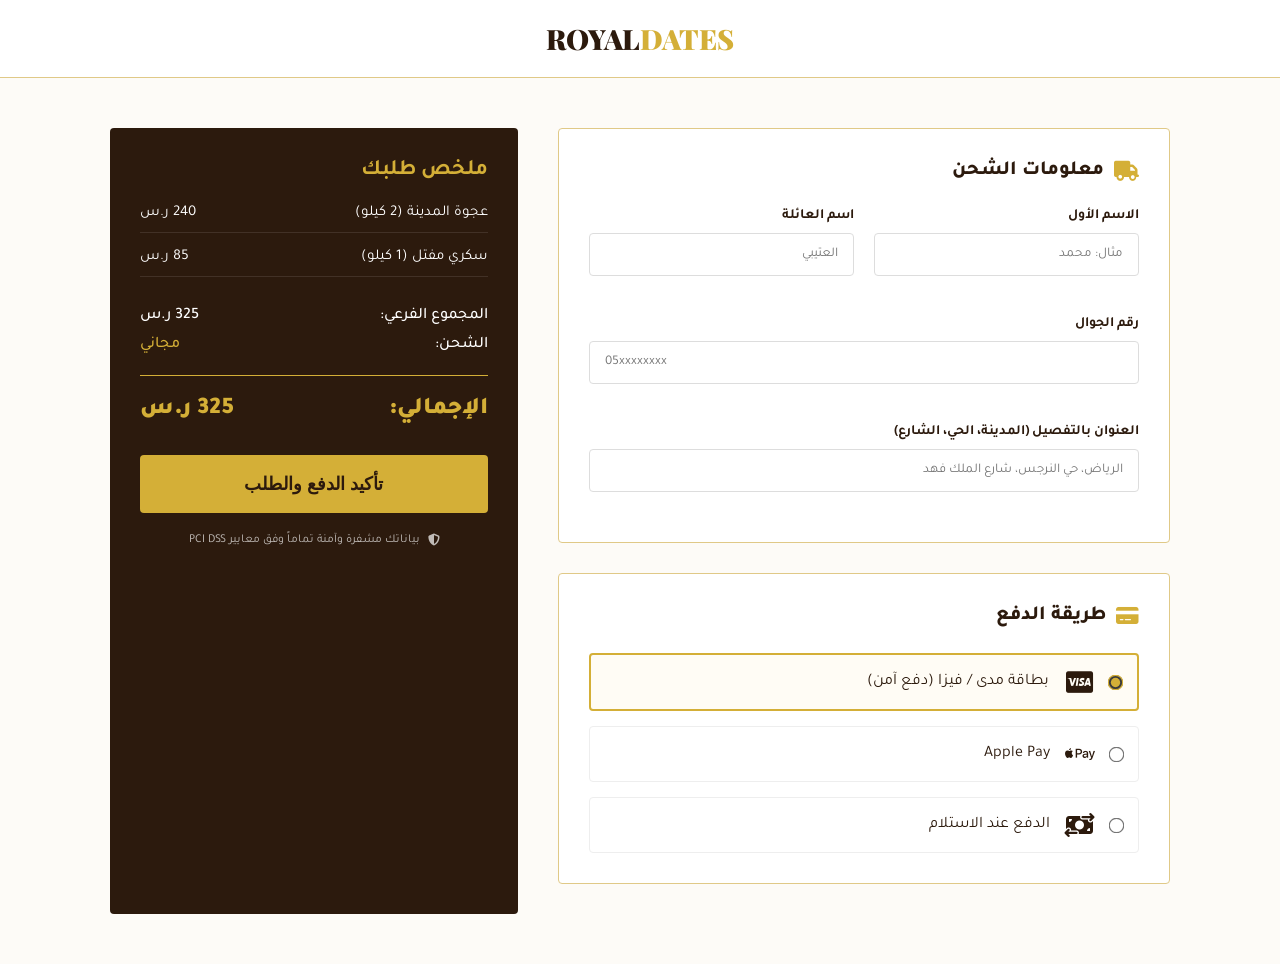
<file: checkout.html>
<!DOCTYPE html>
<html lang="ar" dir="rtl">
<head>
    <meta charset="UTF-8">
    <meta name="viewport" content="width=device-width, initial-scale=1.0">
    <title>إتمام الشراء | تمور النخبة</title>
    
    <link href="https://fonts.googleapis.com/css2?family=Tajawal:wght@300;400;500;700;900&family=Playfair+Display:wght@700;900&display=swap" rel="stylesheet">
    <link rel="stylesheet" href="https://cdnjs.cloudflare.com/ajax/libs/font-awesome/6.4.0/css/all.min.css">
    
    <style>
        :root {
            --royal-brown: #2C1A0D;
            --royal-gold: #D4AF37;
            --soft-white: #FDFBF7;
            --border-gold: #E0C987;
            --error: #dc3545;
            --transition: all 0.3s ease;
        }

        * { margin: 0; padding: 0; box-sizing: border-box; }
        body { 
            font-family: 'Tajawal', sans-serif; 
            background-color: var(--soft-white); 
            color: var(--royal-brown);
            direction: rtl;
        }

        /* الهيدر المبسط (لتقليل التشتيت أثناء الدفع) */
        header {
            padding: 20px 5%;
            background: white;
            border-bottom: 1px solid var(--border-gold);
            display: flex;
            justify-content: center;
            align-items: center;
        }
        .logo { font-family: 'Playfair Display', serif; font-size: 28px; font-weight: 900; text-decoration: none; color: var(--royal-brown); }
        .logo span { color: var(--royal-gold); }

        .checkout-container {
            max-width: 1100px;
            margin: 50px auto;
            padding: 0 20px;
            display: grid;
            grid-template-columns: 1.5fr 1fr;
            gap: 40px;
        }

        .section-box {
            background: white;
            border: 1px solid var(--border-gold);
            padding: 30px;
            margin-bottom: 30px;
            border-radius: 4px;
        }

        .section-title {
            font-size: 20px;
            font-weight: 800;
            margin-bottom: 25px;
            display: flex;
            align-items: center;
            gap: 10px;
            color: var(--royal-brown);
        }

        .section-title i { color: var(--royal-gold); }

        /* تنسيق المدخلات (Inputs) */
        .form-grid { display: grid; grid-template-columns: 1fr 1fr; gap: 20px; }
        .full-width { grid-column: span 2; }

        .input-group { margin-bottom: 20px; }
        .input-group label { display: block; font-weight: 700; font-size: 14px; margin-bottom: 8px; }
        .input-box {
            width: 100%;
            padding: 12px 15px;
            border: 1px solid #ddd;
            border-radius: 4px;
            font-family: 'Tajawal';
            transition: var(--transition);
        }
        .input-box:focus { border-color: var(--royal-gold); outline: none; box-shadow: 0 0 5px rgba(212, 175, 55, 0.2); }

        /* خيارات الدفع */
        .payment-methods { display: flex; flex-direction: column; gap: 15px; }
        .method-card {
            border: 1px solid #eee;
            padding: 15px;
            display: flex;
            align-items: center;
            gap: 15px;
            cursor: pointer;
            transition: var(--transition);
            border-radius: 4px;
        }
        .method-card:hover { border-color: var(--royal-gold); background: #fffcf5; }
        .method-card.active { border: 2px solid var(--royal-gold); background: #fffcf5; }
        .method-card input { transform: scale(1.2); accent-color: var(--royal-gold); }
        .method-card i { font-size: 24px; width: 30px; text-align: center; }

        /* ملصق الطلب (الجانب الأيسر) */
        .order-review {
            background: var(--royal-brown);
            color: white;
            padding: 30px;
            border-radius: 4px;
            position: sticky;
            top: 20px;
        }
        .order-review h3 { color: var(--royal-gold); margin-bottom: 20px; font-size: 22px; }
        
        .review-item {
            display: flex;
            justify-content: space-between;
            margin-bottom: 15px;
            font-size: 15px;
            border-bottom: 1px solid rgba(255,255,255,0.1);
            padding-bottom: 10px;
        }

        .bill-row { display: flex; justify-content: space-between; margin-bottom: 10px; font-weight: 500; }
        .bill-total {
            margin-top: 20px;
            padding-top: 20px;
            border-top: 1px solid var(--royal-gold);
            font-size: 24px;
            font-weight: 900;
            color: var(--royal-gold);
            display: flex;
            justify-content: space-between;
        }

        .pay-now-btn {
            width: 100%;
            background: var(--royal-gold);
            color: var(--royal-brown);
            border: none;
            padding: 18px;
            font-size: 18px;
            font-weight: 900;
            cursor: pointer;
            margin-top: 30px;
            border-radius: 4px;
            transition: var(--transition);
        }
        .pay-now-btn:hover { background: #b8932d; transform: translateY(-3px); }

        .secure-badge {
            text-align: center;
            margin-top: 20px;
            font-size: 12px;
            opacity: 0.7;
            display: flex;
            align-items: center;
            justify-content: center;
            gap: 8px;
        }

        @media (max-width: 900px) {
            .checkout-container { grid-template-columns: 1fr; }
            .form-grid { grid-template-columns: 1fr; }
            .full-width { grid-column: span 1; }
        }
    </style>
</head>
<body>

    <header>
        <a href="index.html" class="logo">ROYAL<span>DATES</span></a>
    </header>

    <div class="checkout-container">
        
        <div class="checkout-form">
            
            <div class="section-box">
                <div class="section-title"><i class="fa-solid fa-truck"></i> معلومات الشحن</div>
                <div class="form-grid">
                    <div class="input-group">
                        <label>الاسم الأول</label>
                        <input type="text" class="input-box" placeholder="مثال: محمد">
                    </div>
                    <div class="input-group">
                        <label>اسم العائلة</label>
                        <input type="text" class="input-box" placeholder="العتيبي">
                    </div>
                    <div class="input-group full-width">
                        <label>رقم الجوال</label>
                        <input type="tel" class="input-box" placeholder="05xxxxxxxx">
                    </div>
                    <div class="input-group full-width">
                        <label>العنوان بالتفصيل (المدينة، الحي، الشارع)</label>
                        <input type="text" class="input-box" placeholder="الرياض، حي النرجس، شارع الملك فهد">
                    </div>
                </div>
            </div>

            <div class="section-box">
                <div class="section-title"><i class="fa-solid fa-credit-card"></i> طريقة الدفع</div>
                <div class="payment-methods">
                    
                    <label class="method-card active">
                        <input type="radio" name="payment" checked>
                        <i class="fa-brands fa-cc-visa"></i>
                        <span>بطاقة مدى / فيزا (دفع آمن)</span>
                    </label>

                    <label class="method-card">
                        <input type="radio" name="payment">
                        <i class="fa-brands fa-apple-pay"></i>
                        <span>Apple Pay</span>
                    </label>

                    <label class="method-card">
                        <input type="radio" name="payment">
                        <i class="fa-solid fa-money-bill-transfer"></i>
                        <span>الدفع عند الاستلام</span>
                    </label>

                </div>
            </div>

        </div>

        <aside class="order-review">
            <h3>ملخص طلبك</h3>
            
            <div class="review-item">
                <span>عجوة المدينة (2 كيلو)</span>
                <span>240 ر.س</span>
            </div>
            <div class="review-item">
                <span>سكري مفتل (1 كيلو)</span>
                <span>85 ر.س</span>
            </div>

            <div style="margin-top: 30px;">
                <div class="bill-row">
                    <span>المجموع الفرعي:</span>
                    <span>325 ر.س</span>
                </div>
                <div class="bill-row">
                    <span>الشحن:</span>
                    <span style="color: var(--royal-gold);">مجاني</span>
                </div>
                <div class="bill-total">
                    <span>الإجمالي:</span>
                    <span>325 ر.س</span>
                </div>
            </div>

            <button class="pay-now-btn" onclick="completeOrder()">تأكيد الدفع والطلب</button>

            <div class="secure-badge">
                <i class="fa-solid fa-shield-halved"></i>
                بياناتك مشفرة وآمنة تماماً وفق معايير PCI DSS
            </div>
        </aside>

    </div>

    <script>
        // تغيير استايل الكرت المختار في الدفع
        const methods = document.querySelectorAll('.method-card');
        methods.forEach(card => {
            card.addEventListener('click', () => {
                methods.forEach(c => c.classList.remove('active'));
                card.classList.add('active');
            });
        });

        function completeOrder() {
            alert('تم استلام طلبك بنجاح! شكراً لثقتك بتمور النخبة.');
            window.location.href = 'index.html';
        }
    </script>

</body>
</html>
</file>
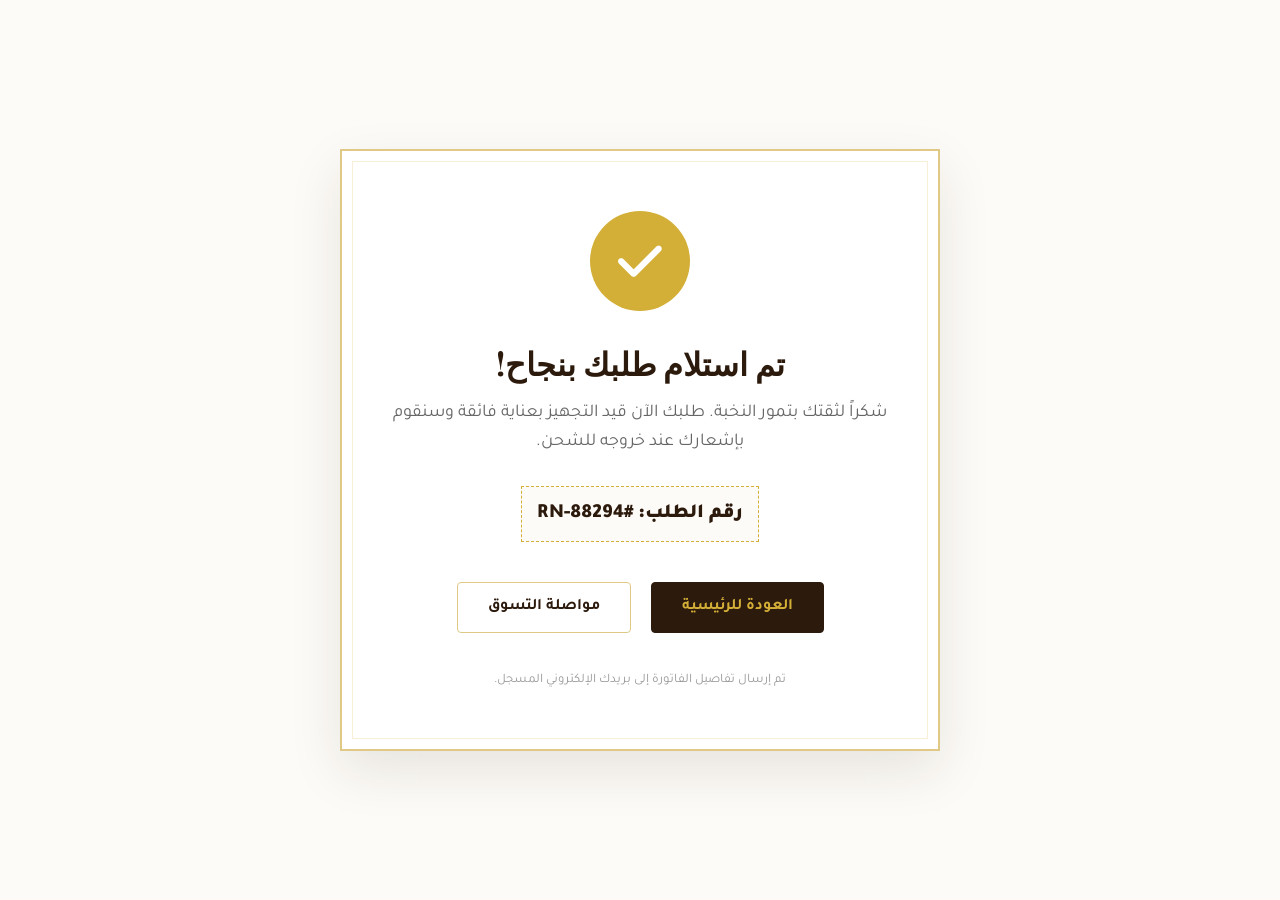
<file: success.html>
<!DOCTYPE html>
<html lang="ar" dir="rtl">
<head>
    <meta charset="UTF-8">
    <meta name="viewport" content="width=device-width, initial-scale=1.0">
    <title>شكراً لثقتكم | تمور النخبة</title>
    
    <link href="https://fonts.googleapis.com/css2?family=Tajawal:wght@300;400;500;700;900&family=Playfair+Display:wght@700;900&display=swap" rel="stylesheet">
    <link rel="stylesheet" href="https://cdnjs.cloudflare.com/ajax/libs/font-awesome/6.4.0/css/all.min.css">
    
    <style>
        :root {
            --royal-brown: #2C1A0D;
            --royal-gold: #D4AF37;
            --soft-white: #FDFBF7;
            --border-gold: #E0C987;
            --transition: all 0.4s ease;
        }

        * { margin: 0; padding: 0; box-sizing: border-box; }
        body { 
            font-family: 'Tajawal', sans-serif; 
            background-color: var(--soft-white); 
            height: 100vh;
            display: flex;
            align-items: center;
            justify-content: center;
            direction: rtl;
        }

        .success-card {
            background: white;
            border: 2px solid var(--border-gold);
            padding: 60px 40px;
            text-align: center;
            max-width: 600px;
            width: 90%;
            position: relative;
            box-shadow: 0 20px 50px rgba(44, 26, 13, 0.1);
        }

        /* الإطار الداخلي الملكي */
        .success-card::after {
            content: '';
            position: absolute;
            inset: 10px;
            border: 1px solid rgba(212, 175, 55, 0.2);
            pointer-events: none;
        }

        .check-icon {
            width: 100px;
            height: 100px;
            background: var(--royal-gold);
            color: white;
            border-radius: 50%;
            display: flex;
            align-items: center;
            justify-content: center;
            font-size: 50px;
            margin: 0 auto 30px;
            animation: scaleUp 0.6s cubic-bezier(0.175, 0.885, 0.32, 1.275);
        }

        @keyframes scaleUp {
            from { transform: scale(0); opacity: 0; }
            to { transform: scale(1); opacity: 1; }
        }

        h1 {
            font-family: 'Playfair Display', serif;
            font-size: 32px;
            color: var(--royal-brown);
            margin-bottom: 15px;
        }

        p {
            color: #666;
            font-size: 18px;
            line-height: 1.6;
            margin-bottom: 30px;
        }

        .order-number {
            background: var(--soft-white);
            border: 1px dashed var(--royal-gold);
            padding: 15px;
            display: inline-block;
            font-weight: 900;
            color: var(--royal-brown);
            font-size: 20px;
            margin-bottom: 40px;
        }

        .action-btns {
            display: flex;
            gap: 20px;
            justify-content: center;
        }

        .btn {
            padding: 15px 30px;
            font-weight: 700;
            text-decoration: none;
            transition: var(--transition);
            border-radius: 4px;
        }

        .btn-primary {
            background: var(--royal-brown);
            color: var(--royal-gold);
            border: 1px solid var(--royal-brown);
        }

        .btn-primary:hover {
            background: var(--royal-gold);
            color: white;
            border-color: var(--royal-gold);
        }

        .btn-outline {
            border: 1px solid var(--border-gold);
            color: var(--royal-brown);
        }

        .btn-outline:hover {
            background: #fdf2d0;
        }

        .footer-note {
            margin-top: 40px;
            font-size: 13px;
            color: #999;
        }
    </style>
</head>
<body>

    <div class="success-card">
        <div class="check-icon">
            <i class="fa-solid fa-check"></i>
        </div>
        
        <h1>تم استلام طلبك بنجاح!</h1>
        <p>شكراً لثقتك بتمور النخبة. طلبك الآن قيد التجهيز بعناية فائقة وسنقوم بإشعارك عند خروجه للشحن.</p>
        
        <div class="order-number">
            رقم الطلب: #RN-88294
        </div>

        <div class="action-btns">
            <a href="index.html" class="btn btn-primary">العودة للرئيسية</a>
            <a href="shop.html" class="btn btn-outline">مواصلة التسوق</a>
        </div>

        <div class="footer-note">
            تم إرسال تفاصيل الفاتورة إلى بريدك الإلكتروني المسجل.
        </div>
    </div>

</body>
</html>
</file>
